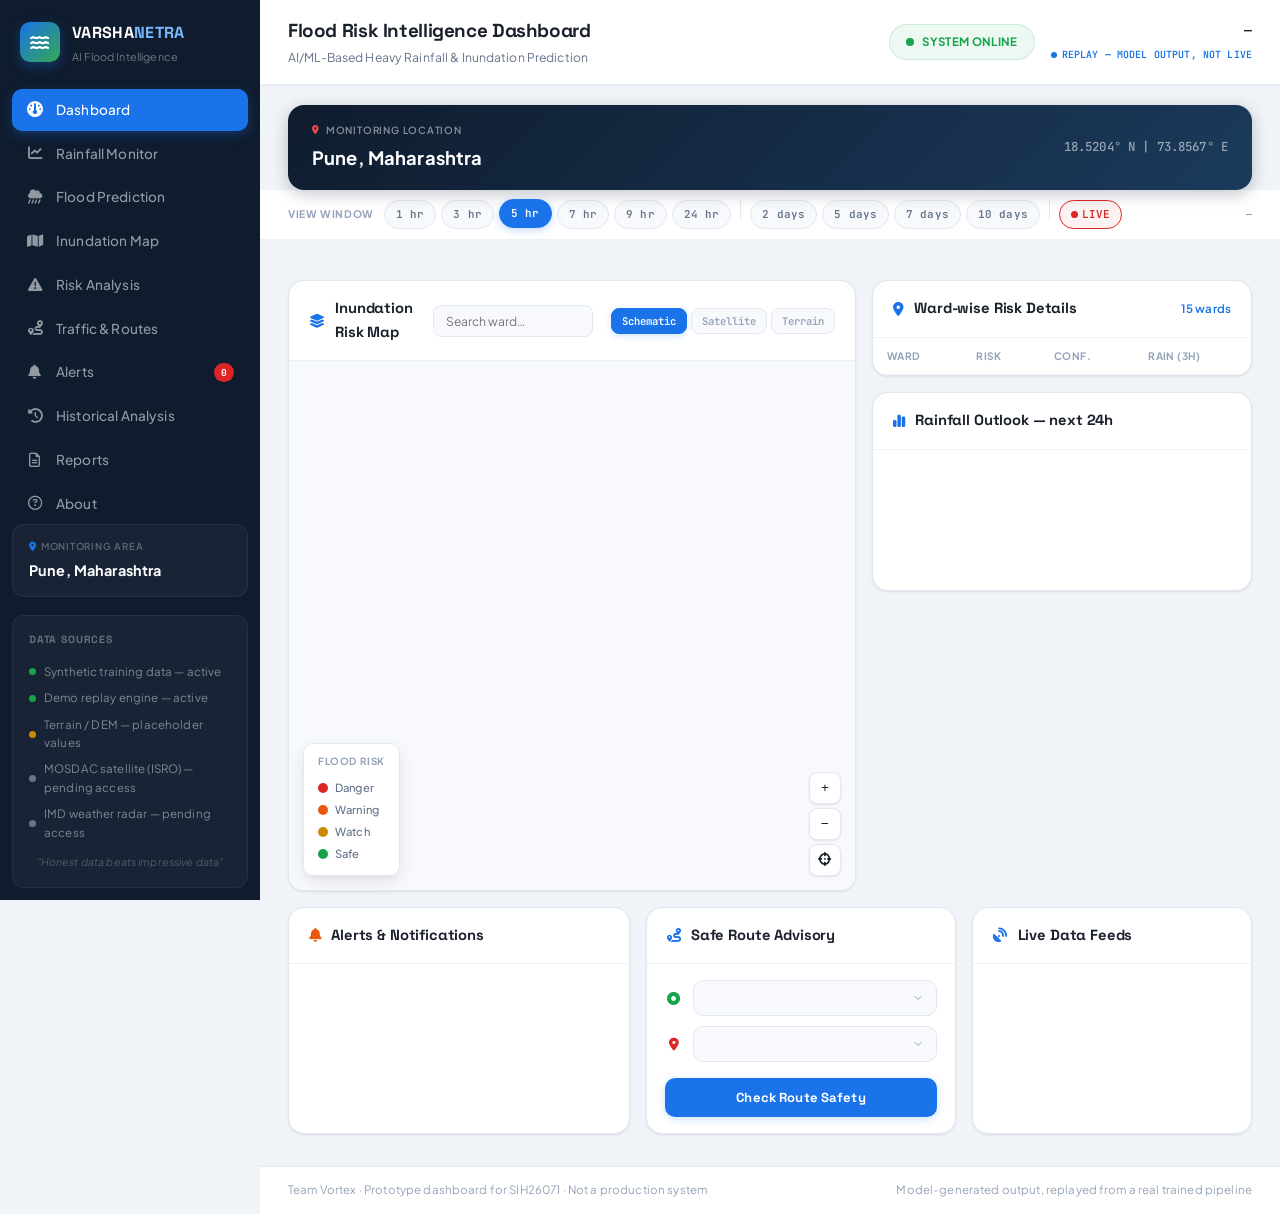
<file: dashboard_template.html>
<!DOCTYPE html>
<html lang="en">
<head>
<meta charset="UTF-8">
<meta name="viewport" content="width=device-width, initial-scale=1, viewport-fit=cover">
<meta name="description" content="Varshanetra - AI/ML-Based Heavy Rainfall & Inundation Prediction Dashboard for Pune, Maharashtra">
<title>Varshanetra — Flood Risk Intelligence Dashboard</title>
<link rel="preconnect" href="https://fonts.googleapis.com">
<link rel="preconnect" href="https://fonts.gstatic.com" crossorigin>
<link href="https://fonts.googleapis.com/css2?family=Plus+Jakarta+Sans:ital,wght@0,300;0,400;0,500;0,600;0,700;0,800;1,400&family=Space+Grotesk:wght@400;500;600;700&family=JetBrains+Mono:wght@400;500;600;700&display=swap" rel="stylesheet">
<link rel="stylesheet" href="https://cdnjs.cloudflare.com/ajax/libs/font-awesome/6.5.1/css/all.min.css">
<style>
  :root{
    --bg:#F0F4F8;
    --sidebar-bg:#0F1C2E;
    --sidebar-hover:#162A43;
    --sidebar-active:#1A73E8;
    --panel:#FFFFFF;
    --panel-2:#F7F9FC;
    --border:#E2E8F0;
    --border-soft:#EDF2F7;
    --ink:#1A202C;
    --ink-soft:#64748B;
    --ink-dim:#94A3B8;
    --accent:#1A73E8;
    --accent-soft:rgba(26,115,232,.08);
    --accent-glow:rgba(26,115,232,.15);
    --red:#DC2626;
    --red-soft:rgba(220,38,38,.08);
    --orange:#EA580C;
    --orange-soft:rgba(234,88,12,.08);
    --yellow:#CA8A04;
    --yellow-soft:rgba(202,138,4,.08);
    --green:#16A34A;
    --green-soft:rgba(22,163,74,.08);
    --grey:#64748B;
    --grey-soft:rgba(100,116,139,.08);
    --mono:'JetBrains Mono', ui-monospace, monospace;
    --sans:'Plus Jakarta Sans', 'Space Grotesk', -apple-system, BlinkMacSystemFont, sans-serif;
    --heading:'Space Grotesk', 'Plus Jakarta Sans', sans-serif;
    --radius:12px;
    --radius-lg:16px;
    --shadow-sm:0 1px 3px rgba(0,0,0,.06), 0 1px 2px rgba(0,0,0,.04);
    --shadow:0 6px 20px -2px rgba(0,0,0,.1), 0 3px 8px -3px rgba(0,0,0,.07);
    --shadow-lg:0 16px 32px -4px rgba(0,0,0,.12), 0 6px 14px -6px rgba(0,0,0,.07);
    --shadow-accent:0 8px 24px -4px rgba(26,115,232,.22);
    --transition:all .22s cubic-bezier(.4,0,.2,1);
    --transition-slow:all .4s cubic-bezier(.4,0,.2,1);
    --transition-spring:all .3s cubic-bezier(.34,1.56,.64,1);
  }

  *{box-sizing:border-box; margin:0; padding:0;}
  html,body{height:100%;}
  body{
    background:var(--bg); color:var(--ink); font-family:var(--sans);
    -webkit-font-smoothing:antialiased; -moz-osx-font-smoothing:grayscale;
    font-size:14px; line-height:1.6;
    letter-spacing:.01em;
  }
  .mono{font-family:var(--mono);}
  a{color:inherit; text-decoration:none;}

  /* ====== HEADING FONT ====== */
  h1,h2,h3,h4,h5,.brand .name,.stat-card .value{
    font-family:var(--heading);
    font-feature-settings:'ss01','cv01';
  }

  /* ========== LAYOUT ========== */
  .app{display:grid; grid-template-columns:260px 1fr; min-height:100vh;}
  @media(max-width:900px){.app{grid-template-columns:1fr;} #sidebar{display:none;}}

  /* ========== SIDEBAR ========== */
  #sidebar{
    background:var(--sidebar-bg);
    display:flex; flex-direction:column;
    position:sticky; top:0; height:100vh; overflow-y:auto;
    z-index:30;
  }
  #sidebar::-webkit-scrollbar{width:4px;}
  #sidebar::-webkit-scrollbar-thumb{background:rgba(255,255,255,.12); border-radius:4px;}

  .brand{
    display:flex; align-items:center; gap:12px;
    padding:20px 20px 24px;
  }
  .brand .logo{
    width:40px; height:40px; border-radius:10px;
    background:linear-gradient(135deg,#1A73E8 0%,#34A853 100%);
    display:flex; align-items:center; justify-content:center;
    color:#fff; font-size:17px; flex:none;
    box-shadow:0 4px 12px rgba(26,115,232,.35);
  }
  .brand .name{font-weight:800; font-size:1rem; letter-spacing:.02em; color:#fff; text-transform:uppercase;}
  .brand .name span{color:#7ABAFF;}
  .brand .tag{font-size:.68rem; color:rgba(255,255,255,.4); margin-top:2px; font-weight:400;}

  nav.sidenav{display:flex; flex-direction:column; gap:2px; padding:0 12px;}
  nav.sidenav a{
    display:flex; align-items:center; gap:12px;
    padding:10px 14px; border-radius:10px;
    color:rgba(255,255,255,.55); font-size:.85rem; font-weight:500;
    transition:var(--transition); position:relative; overflow:hidden;
  }
  nav.sidenav a i{
    width:18px; text-align:center; font-size:.9rem;
    transition:var(--transition-spring);
    display:inline-block;
  }
  nav.sidenav a:hover{
    background:var(--sidebar-hover); color:rgba(255,255,255,.9);
    padding-left:18px;
  }
  nav.sidenav a:hover i{
    transform:scale(1.25) rotate(-8deg);
    color:#7ABAFF;
  }
  nav.sidenav a.active{
    background:var(--sidebar-active); color:#fff;
    box-shadow:0 4px 12px rgba(26,115,232,.3);
  }
  nav.sidenav a.active i{transform:scale(1.1);}
  nav.sidenav a .badge{
    margin-left:auto; background:var(--red); color:#fff; font-size:.6rem;
    font-family:var(--mono); font-weight:700;
    padding:2px 7px; border-radius:100px; min-width:20px; text-align:center;
    animation:badge-bounce 1.8s ease-in-out infinite;
  }
  @keyframes badge-bounce{
    0%,100%{transform:translateY(0);}
    40%{transform:translateY(-3px);}
    60%{transform:translateY(-1px);}
  }

  .side-block{
    margin:auto 12px 12px; padding:16px;
    background:rgba(255,255,255,.04); border:1px solid rgba(255,255,255,.06);
    border-radius:var(--radius);
  }
  .side-block h4{font-size:.65rem; color:rgba(255,255,255,.35); font-weight:700; letter-spacing:.08em; text-transform:uppercase; margin-bottom:10px;}
  .src-row{display:flex; align-items:center; gap:8px; font-size:.72rem; color:rgba(255,255,255,.45); padding:4px 0;}
  .src-row .dot{width:7px; height:7px; border-radius:50%; flex:none;}
  .side-note{font-size:.66rem; color:rgba(255,255,255,.25); text-align:center; padding-top:8px; font-style:italic;}

  .side-location{
    margin:0 12px 16px; padding:14px 16px;
    background:rgba(255,255,255,.04); border:1px solid rgba(255,255,255,.06);
    border-radius:var(--radius);
  }
  .side-location .loc-label{font-size:.6rem; color:rgba(255,255,255,.3); font-weight:600; letter-spacing:.08em; text-transform:uppercase; margin-bottom:4px;}
  .side-location .loc-label i{margin-right:4px; color:var(--sidebar-active);}
  .side-location .loc-city{font-size:.9rem; font-weight:700; color:#fff;}

  /* ========== MAIN ========== */
  main{min-width:0; display:flex; flex-direction:column;}

  header.topbar{
    display:flex; align-items:center; gap:16px;
    padding:16px 28px; background:#fff;
    border-bottom:1px solid var(--border);
    position:sticky; top:0; z-index:20;
    box-shadow:0 1px 3px rgba(0,0,0,.03);
  }
  header.topbar .titles h1{
    font-size:1.18rem; font-weight:700; color:var(--ink);
    letter-spacing:-.02em;
    font-family:var(--heading);
  }
  header.topbar .titles p{font-size:.76rem; color:var(--ink-soft); margin-top:2px; font-weight:400; letter-spacing:.01em;}
  header.topbar .spacer{flex:1;}

  .system-status{
    display:flex; align-items:center; gap:8px;
    padding:8px 16px; border-radius:100px;
    background:var(--green-soft); border:1px solid rgba(22,163,74,.15);
  }
  .system-status .dot{
    width:8px; height:8px; border-radius:50%; background:var(--green);
    animation:pulse-dot 2s ease-in-out infinite;
  }
  @keyframes pulse-dot{0%,100%{opacity:1; transform:scale(1);} 50%{opacity:.5; transform:scale(.8);}}
  .system-status span{font-size:.72rem; font-weight:700; color:var(--green); letter-spacing:.03em; text-transform:uppercase;}

  .clock-block{text-align:right;}
  .clock-block .date{font-family:var(--mono); font-weight:600; font-size:.82rem; color:var(--ink);}
  .clock-block .replay{
    display:inline-flex; align-items:center; gap:5px;
    font-family:var(--mono); font-size:.62rem;
    color:var(--accent); margin-top:3px; font-weight:600;
  }
  .clock-block .replay .dot{
    width:6px; height:6px; border-radius:50%;
    background:var(--accent); animation:blink 1.4s infinite;
  }
  @keyframes blink{50%{opacity:.25;}}

  /* ========== LOCATION BANNER ========== */
  .location-banner{
    margin:20px 28px 0;
    padding:18px 24px;
    background:linear-gradient(135deg,#0F1C2E 0%,#1B3A5C 100%);
    border-radius:var(--radius-lg);
    display:flex; align-items:center; justify-content:space-between;
    box-shadow:0 4px 16px rgba(15,28,46,.25);
  }
  .location-banner .loc-info .loc-label{
    font-size:.62rem; font-weight:600; color:rgba(255,255,255,.5);
    letter-spacing:.08em; text-transform:uppercase;
    display:flex; align-items:center; gap:6px; margin-bottom:4px;
  }
  .location-banner .loc-info .loc-label i{color:#EF4B4B; font-size:.55rem;}
  .location-banner .loc-city{font-size:1.15rem; font-weight:700; color:#fff;}
  .location-banner .coordinates{
    font-family:var(--mono); font-size:.78rem; font-weight:500;
    color:rgba(255,255,255,.55);
  }

  /* ========== TRANSPORT / TIMESPAN ========== */
  .transport{
    display:flex; align-items:center; gap:10px; flex-wrap:wrap;
    padding:10px 28px; background:#fff;
    border-bottom:1px solid var(--border-soft);
  }
  .ts-label{
    font-size:.65rem; font-weight:700; color:var(--ink-dim);
    text-transform:uppercase; letter-spacing:.06em; white-space:nowrap;
  }
  .ts-pills{
    display:flex; gap:5px; flex-wrap:wrap;
  }
  .ts-pill{
    font-family:var(--mono); font-size:.68rem; font-weight:600;
    padding:5px 11px; border-radius:100px;
    border:1px solid var(--border); background:var(--panel-2);
    color:var(--ink-soft); cursor:pointer; transition:var(--transition);
    white-space:nowrap; user-select:none;
  }
  .ts-pill:hover{border-color:var(--accent); color:var(--accent); background:var(--accent-soft);}
  .ts-pill.active{
    background:var(--accent); color:#fff; border-color:var(--accent);
    box-shadow:0 2px 8px rgba(26,115,232,.28);
  }
  .ts-pill.live-pill{
    border-color:#DC2626; color:#DC2626; background:rgba(220,38,38,.06);
  }
  .ts-pill.live-pill.active{
    background:#DC2626; color:#fff; border-color:#DC2626;
    box-shadow:0 2px 8px rgba(220,38,38,.3);
    animation: live-pulse-btn 1.6s ease-in-out infinite;
  }
  @keyframes live-pulse-btn{
    0%,100%{box-shadow:0 2px 8px rgba(220,38,38,.3);}
    50%{box-shadow:0 2px 16px rgba(220,38,38,.55);}
  }
  .live-dot{
    width:7px; height:7px; border-radius:50%; background:#DC2626;
    display:inline-block; margin-right:4px; flex:none;
    animation:live-blink 1.2s ease-in-out infinite;
  }
  @keyframes live-blink{0%,100%{opacity:1;} 50%{opacity:.3;}}
  .ts-divider{width:1px; height:20px; background:var(--border); flex:none; margin:0 4px;}
  .ts-timestamp{
    margin-left:auto; font-family:var(--mono); font-size:.66rem;
    color:var(--ink-dim); font-weight:500; white-space:nowrap;
  }
  .ts-live-badge{
    display:none; align-items:center; gap:5px;
    font-family:var(--mono); font-size:.64rem; font-weight:700;
    color:#DC2626; background:rgba(220,38,38,.08);
    border:1px solid rgba(220,38,38,.2); border-radius:100px;
    padding:3px 9px; margin-left:6px;
  }
  .ts-live-badge.show{display:flex;}

  /* ========== CONTENT ========== */
  .content{padding:20px 28px 32px;}

  /* ========== STAT CARDS ========== */
  .stats{display:grid; grid-template-columns:repeat(5,1fr); gap:14px; margin-bottom:20px;}
  @media(max-width:1200px){.stats{grid-template-columns:repeat(3,1fr);}}
  @media(max-width:640px){.stats{grid-template-columns:repeat(2,1fr);}}

  .stat-card{
    background:var(--panel); border:1px solid var(--border);
    border-radius:var(--radius); padding:16px 18px;
    box-shadow:var(--shadow-sm);
    transition:transform .28s cubic-bezier(.34,1.2,.64,1),
               box-shadow .22s ease,
               border-color .22s ease;
    position:relative; overflow:hidden;
  }

  /* Shimmer sweep overlay */
  .stat-card::before{
    content:'';
    position:absolute; top:0; left:-120%; width:60%; height:100%;
    background:linear-gradient(100deg,
      transparent 0%,
      rgba(255,255,255,.55) 50%,
      transparent 100%);
    transform:skewX(-20deg);
    transition:left .55s ease;
    pointer-events:none;
  }
  .stat-card:hover::before{left:160%;}

  /* Bottom accent bar */
  .stat-card::after{
    content:''; position:absolute; bottom:0; left:0; right:0; height:2.5px;
    background:linear-gradient(90deg, var(--accent), rgba(26,115,232,.0));
    transform:scaleX(0); transform-origin:left;
    transition:transform .3s cubic-bezier(.4,0,.2,1);
  }
  .stat-card:hover::after{transform:scaleX(1);}

  .stat-card:hover{
    box-shadow:var(--shadow), 0 0 0 1px rgba(26,115,232,.12);
    transform:translateY(-5px) scale(1.01);
    border-color:rgba(26,115,232,.22);
  }
  .stat-card:active{transform:translateY(-2px) scale(.99);}
  .stat-card .top{display:flex; align-items:center; gap:10px; margin-bottom:12px;}
  .stat-card .icon{
    width:36px; height:36px; border-radius:10px;
    display:flex; align-items:center; justify-content:center;
    font-size:.88rem; flex:none;
    transition:var(--transition-spring);
  }
  .stat-card:hover .icon{transform:scale(1.18) rotate(-6deg);}
  .stat-card .label{font-size:.72rem; color:var(--ink-soft); font-weight:500; line-height:1.3; font-family:var(--sans);}
  .stat-card .value{
    font-family:var(--heading);
    font-size:1.5rem; font-weight:700; line-height:1; color:var(--ink);
    letter-spacing:-.02em;
  }
  .stat-card .sub{font-size:.68rem; color:var(--ink-dim); margin-top:6px; font-weight:400;}
  .stat-card .badge{
    display:inline-block; font-family:var(--mono); font-size:.64rem; font-weight:700;
    padding:3px 8px; border-radius:100px; margin-top:7px;
  }

  /* ========== PANELS ========== */
  .panel{
    background:var(--panel); border:1px solid var(--border);
    border-radius:var(--radius-lg); overflow:hidden;
    box-shadow:var(--shadow-sm);
    transition:transform .26s cubic-bezier(.4,0,.2,1),
               box-shadow .26s cubic-bezier(.4,0,.2,1),
               border-color .22s ease;
  }
  .panel:hover{
    box-shadow:var(--shadow-lg);
    transform:translateY(-3px);
    border-color:rgba(26,115,232,.15);
  }
  .panel:active{transform:translateY(-1px);}
  .panel-head{
    display:flex; align-items:center; gap:10px;
    padding:16px 20px; border-bottom:1px solid var(--border-soft);
  }
  .panel-head h3{
    margin:0; font-size:.92rem; font-weight:700; flex:1; color:var(--ink);
    font-family:var(--heading); letter-spacing:-.01em;
  }
  .panel-head .view-all{font-size:.72rem; color:var(--accent); font-weight:600; cursor:default;}
  .panel-head input.search{
    background:var(--panel-2); border:1px solid var(--border); border-radius:8px;
    color:var(--ink); font-size:.76rem; padding:7px 12px; width:160px;
    font-family:var(--sans); transition:var(--transition);
  }
  .panel-head input.search:focus{outline:none; border-color:var(--accent); box-shadow:0 0 0 3px var(--accent-glow);}
  .maptoggle{display:flex; gap:4px; margin-left:8px;}
  .maptoggle button{
    font-family:var(--mono); font-size:.66rem; font-weight:600;
    background:var(--panel-2); color:var(--ink-dim);
    border:1px solid var(--border); padding:5px 10px; border-radius:8px;
    cursor:default; transition:var(--transition);
  }
  .maptoggle button.active{background:var(--accent); color:#fff; border-color:var(--accent); box-shadow:0 2px 6px rgba(26,115,232,.2);}

  /* ========== MAP ========== */
  .maingrid{display:grid; grid-template-columns:1fr 380px; gap:16px; margin-bottom:16px;}
  @media(max-width:1000px){.maingrid{grid-template-columns:1fr;}}

  #mapWrap{position:relative; width:100%; background:var(--panel-2);}
  #mapSvg{width:100%; height:auto; display:block;}
  .legend{
    position:absolute; left:14px; bottom:14px;
    background:rgba(255,255,255,.92); backdrop-filter:blur(12px);
    border:1px solid var(--border); border-radius:10px; padding:10px 14px;
    box-shadow:var(--shadow);
  }
  .legend .lt{font-size:.62rem; color:var(--ink-dim); margin-bottom:7px; font-weight:700; letter-spacing:.06em; text-transform:uppercase;}
  .legend .li{display:flex; align-items:center; gap:7px; font-size:.7rem; color:var(--ink-soft); padding:2px 0; font-weight:500;}
  .legend .sw{width:10px; height:10px; border-radius:50%; flex:none;}
  .mapctrls{position:absolute; right:14px; bottom:14px; display:flex; flex-direction:column; gap:4px;}
  .mapctrls button{
    width:32px; height:32px; background:var(--panel); border:1px solid var(--border);
    color:var(--ink); border-radius:8px; cursor:pointer; font-size:.85rem;
    box-shadow:var(--shadow-sm); transition:var(--transition-spring);
  }
  .mapctrls button:hover{
    border-color:var(--accent); color:var(--accent);
    transform:scale(1.12);
    box-shadow:0 4px 12px rgba(26,115,232,.2);
  }
  .mapctrls button:active{transform:scale(.95);}

  .ward-dot{cursor:pointer;}
  .ward-label{
    font-family:var(--sans); font-size:10.5px; font-weight:600;
    fill:#1A202C; pointer-events:none;
    text-transform:capitalize;
    letter-spacing:.02em;
  }
  .ward-label.selected{fill:var(--accent); font-weight:700;}
  .ward-label-bg{
    fill:rgba(255,255,255,.92);
    rx:4px; ry:4px;
    pointer-events:none;
  }
  .pulse{animation:none;}
  @keyframes pulse-ring{0%{opacity:.5; r:15;} 100%{opacity:0; r:28;}}
  .match-ring{display:none;}

  /* ========== RIGHT COLUMN ========== */
  .rightcol{display:flex; flex-direction:column; gap:16px;}
  table.zones{width:100%; border-collapse:collapse; font-size:.78rem;}
  table.zones th{
    text-align:left; padding:10px 14px; font-size:.64rem; color:var(--ink-dim);
    font-weight:700; letter-spacing:.04em; text-transform:uppercase;
    border-bottom:1px solid var(--border-soft); position:sticky; top:0; background:var(--panel);
  }
  table.zones td{padding:10px 14px; border-bottom:1px solid var(--border-soft); vertical-align:middle;}
  table.zones tr:last-child td{border-bottom:none;}
  table.zones tr{cursor:pointer; transition:var(--transition);}
  table.zones tr:hover td{background:var(--panel-2);}
  table.zones tr.selected td{background:var(--accent-soft);}
  .zones-scroll{max-height:230px; overflow-y:auto;}
  .risk-pct{font-family:var(--mono); font-weight:700;}
  .status-badge{
    font-family:var(--mono); font-size:.62rem; font-weight:700;
    padding:4px 10px; border-radius:100px; display:inline-block;
    text-transform:uppercase; letter-spacing:.02em;
  }

  /* ========== BAR CHART ========== */
  .bars{display:flex; align-items:flex-end; gap:10px; height:140px; padding:16px 16px 8px;}
  .bar-col{flex:1; display:flex; flex-direction:column; align-items:center; gap:6px; height:100%; justify-content:flex-end;}
  .bar-col .val{font-family:var(--mono); font-size:.62rem; color:var(--ink-soft); font-weight:600;}
  .bar-col .bar{width:100%; border-radius:6px 6px 0 0; min-height:4px; transition:height .4s cubic-bezier(.4,0,.2,1);}
  .bar-col .t{font-family:var(--mono); font-size:.58rem; color:var(--ink-dim); font-weight:500;}

  /* ========== BOTTOM GRID ========== */
  .bottomgrid{display:grid; grid-template-columns:1.1fr 1fr 0.9fr; gap:16px;}
  @media(max-width:1000px){.bottomgrid{grid-template-columns:1fr;}}

  .alert-item{
    display:flex; gap:12px; padding:12px 18px;
    border-bottom:1px solid var(--border-soft);
    transition:background .18s ease, padding-left .2s cubic-bezier(.4,0,.2,1);
  }
  .alert-item:last-child{border-bottom:none;}
  .alert-item:hover{background:var(--panel-2); padding-left:22px;}
  .alert-item i{margin-top:3px; font-size:.9rem; transition:var(--transition-spring);}
  .alert-item:hover i{transform:scale(1.2);}
  .alert-item .txt b{display:block; font-size:.8rem; margin-bottom:2px; font-weight:600; color:var(--ink);}
  .alert-item .txt p{margin:0; font-size:.72rem; color:var(--ink-soft);}
  .alert-item .time{margin-left:auto; font-family:var(--mono); font-size:.62rem; color:var(--ink-dim); white-space:nowrap; font-weight:500;}

  .route-body{padding:16px 18px;}
  .route-row{display:flex; align-items:center; gap:10px; margin-bottom:10px;}
  .route-row i{width:18px; text-align:center; font-size:.82rem;}
  .route-row select{
    flex:1; background:var(--panel-2); border:1px solid var(--border);
    color:var(--ink); padding:9px 12px; border-radius:10px; font-size:.78rem;
    font-family:var(--sans); transition:var(--transition);
    appearance:none; cursor:pointer;
    background-image:url("data:image/svg+xml,%3Csvg xmlns='http://www.w3.org/2000/svg' width='12' height='12' viewBox='0 0 24 24' fill='none' stroke='%2394A3B8' stroke-width='2' stroke-linecap='round' stroke-linejoin='round'%3E%3Cpath d='M6 9l6 6 6-6'/%3E%3C/svg%3E");
    background-repeat:no-repeat; background-position:right 12px center;
    padding-right:32px;
  }
  .route-row select:focus{outline:none; border-color:var(--accent); box-shadow:0 0 0 3px var(--accent-glow);}

  #routeBtn, #routeBtn2{
    width:100%; background:var(--accent); border:none; color:#fff;
    font-weight:700; font-size:.82rem; font-family:var(--heading);
    padding:11px; border-radius:10px; cursor:pointer; margin-top:6px;
    transition:transform .22s cubic-bezier(.34,1.4,.64,1),
               box-shadow .22s ease,
               filter .15s ease;
    box-shadow:0 2px 8px rgba(26,115,232,.22);
    letter-spacing:.01em;
    position:relative; overflow:hidden;
  }
  #routeBtn::after, #routeBtn2::after{
    content:'';
    position:absolute; inset:0;
    background:linear-gradient(120deg,transparent 30%,rgba(255,255,255,.25) 50%,transparent 70%);
    transform:translateX(-100%);
    transition:transform .45s ease;
  }
  #routeBtn:hover::after, #routeBtn2:hover::after{transform:translateX(100%);}
  #routeBtn:hover, #routeBtn2:hover{
    transform:translateY(-2px) scale(1.01);
    box-shadow:var(--shadow-accent);
    filter:brightness(1.06);
  }
  #routeBtn:active, #routeBtn2:active{
    transform:translateY(0) scale(.97);
    box-shadow:0 1px 4px rgba(26,115,232,.2);
  }
  #routeResult, #routeResult2{
    margin-top:12px; font-size:.74rem; color:var(--ink-soft);
    background:var(--panel-2); border:1px solid var(--border-soft);
    border-radius:10px; padding:12px 14px; line-height:1.6; display:none;
  }

  .feed-row{
    display:flex; align-items:center; gap:10px;
    padding:10px 18px; border-bottom:1px solid var(--border-soft);
    font-size:.78rem;
    transition:background .18s ease, padding-left .2s cubic-bezier(.4,0,.2,1);
  }
  .feed-row:last-child{border-bottom:none;}
  .feed-row:hover{background:var(--panel-2); padding-left:22px;}
  .feed-row .name{flex:1; font-weight:500; color:var(--ink); font-family:var(--sans);}
  .feed-status{
    font-family:var(--mono); font-size:.62rem; font-weight:700;
    padding:4px 10px; border-radius:100px; text-transform:uppercase;
    letter-spacing:.02em;
    transition:var(--transition-spring);
  }
  .feed-row:hover .feed-status{transform:scale(1.06);}

  /* ========== FOOTER ========== */
  footer{
    padding:14px 28px; border-top:1px solid var(--border);
    font-size:.72rem; color:var(--ink-dim); background:#fff;
    display:flex; justify-content:space-between; flex-wrap:wrap; gap:8px;
    font-weight:400;
  }

  /* ========== PRINT ========== */
  @media print{
    #sidebar, header.topbar, .transport, footer, .location-banner{display:none !important;}
    .app{display:block;}
    .view{display:none !important;}
    #view-reports{display:block !important;}
    body{background:#fff; color:#000;}
    .panel{box-shadow:none; border:1px solid #ddd;}
  }

  /* ========== SCROLLBAR ========== */
  ::-webkit-scrollbar{width:6px; height:6px;}
  ::-webkit-scrollbar-track{background:transparent;}
  ::-webkit-scrollbar-thumb{background:var(--border); border-radius:3px;}
  ::-webkit-scrollbar-thumb:hover{background:var(--ink-dim);}

  /* ========== VIEW TRANSITION ========== */
  @keyframes fadeIn{
    from{opacity:0; transform:translateY(10px);}
    to  {opacity:1; transform:translateY(0);}
  }
  .view{animation:fadeIn .35s cubic-bezier(.4,0,.2,1);}

  /* ========== GLOBAL: ALL VIEWS ========== */

  /* --- Zone table row hover slide (all views) --- */
  table.zones tr{
    cursor:pointer;
    transition:background .15s ease;
  }
  table.zones tr:hover td{background:var(--panel-2);}
  table.zones td{
    transition:background .15s ease;
  }

  /* --- Location banner subtle shine --- */
  .location-banner{
    position:relative; overflow:hidden;
  }
  .location-banner::after{
    content:'';
    position:absolute; top:0; left:-80%; width:50%; height:100%;
    background:linear-gradient(100deg,transparent,rgba(255,255,255,.07),transparent);
    transform:skewX(-20deg);
    animation:banner-shine 5s ease-in-out infinite;
  }
  @keyframes banner-shine{
    0%{left:-80%;} 50%{left:150%;} 100%{left:150%;}
  }

  /* --- Ts-pill bounce --- */
  .ts-pill{
    transition:transform .18s cubic-bezier(.34,1.6,.64,1),
               background .18s ease,
               color .18s ease,
               border-color .18s ease,
               box-shadow .18s ease;
  }
  .ts-pill:hover{transform:translateY(-2px);}
  .ts-pill:active{transform:scale(.94);}
  .ts-pill.active{transform:translateY(-1px);}

  /* --- Bar chart hover (Dashboard) --- */
  .bar-col .bar{
    transition:height .4s cubic-bezier(.4,0,.2,1), opacity .2s, filter .2s;
  }
  .bar-col:hover .bar{opacity:.85; filter:brightness(1.12);}
  .bar-col:hover .val{color:var(--accent); font-weight:700;}

  /* --- Status badge pop (all views) --- */
  .status-badge{
    transition:var(--transition-spring);
    cursor:default;
  }
  .status-badge:hover{transform:scale(1.08);}

  /* --- Maptoggle button spring (all views with maps) --- */
  .maptoggle button{
    transition:var(--transition-spring);
  }
  .maptoggle button:hover{transform:scale(1.06);}
  .maptoggle button:active{transform:scale(.94);}

  /* --- Ward dot hover glow (both map views) --- */
  .ward-dot{
    transition:filter .2s ease;
  }
  .ward-dot:hover{filter:drop-shadow(0 0 6px rgba(26,115,232,.6));}

  /* --- Forecast grid cards (Flood Prediction view) --- */
  #forecastGrid > div{
    transition:background .15s ease, box-shadow .22s ease, transform .22s cubic-bezier(.34,1.2,.64,1);
    cursor:default;
  }
  #forecastGrid > div:hover{
    background:var(--accent-soft) !important;
    box-shadow:inset 0 0 0 1px rgba(26,115,232,.2);
    transform:scale(1.03);
    z-index:1;
  }

  /* --- Risk Analysis: feature importance bars --- */
  #importanceChart > div{
    transition:transform .2s ease, opacity .2s ease;
  }
  #importanceChart > div:hover{transform:scaleX(1.01); opacity:.85;}

  /* --- Historical chart bars --- */
  #historicalChart > div{
    transition:opacity .18s ease, box-shadow .18s ease;
  }
  #historicalChart > div:hover{
    opacity:.88;
    box-shadow:0 2px 8px rgba(0,0,0,.1);
  }

  /* --- Reports print button --- */
  #reportPanel .panel-head button{
    transition:transform .22s cubic-bezier(.34,1.4,.64,1),
               box-shadow .2s ease,
               filter .15s ease;
  }
  #reportPanel .panel-head button:hover{
    transform:translateY(-2px) scale(1.03);
    box-shadow:0 6px 16px rgba(26,115,232,.25);
    filter:brightness(1.07);
  }
  #reportPanel .panel-head button:active{
    transform:scale(.96);
  }

  /* --- Alert log rows (Alerts view full log) --- */
  #fullAlertsList .alert-item{
    transition:background .15s ease, padding-left .18s cubic-bezier(.4,0,.2,1);
  }
  #fullAlertsList .alert-item:hover{
    background:var(--panel-2); padding-left:22px;
  }
  #fullAlertsList .alert-item:hover i{transform:scale(1.15);}

  /* --- Route rank table rows (Routes view) --- */
  #routeRankRows tr{
    transition:background .15s ease;
  }

  /* --- Select dropdowns focus ring (all views) --- */
  select{
    transition:border-color .18s ease, box-shadow .18s ease;
  }
  select:focus{
    outline:none;
    border-color:var(--accent);
    box-shadow:0 0 0 3px var(--accent-glow);
  }

  /* --- Panel icon bounce on panel head hover --- */
  .panel-head > i{
    transition:var(--transition-spring);
    display:inline-block;
  }
  .panel:hover .panel-head > i{
    transform:scale(1.2) rotate(-8deg);
  }
</style>
</head>
<body>

<div class="app">
  <aside id="sidebar">
    <div class="brand">
      <div class="logo"><i class="fa-solid fa-water"></i></div>
      <div>
        <div class="name">VARSHA<span>NETRA</span></div>
        <div class="tag">AI Flood Intelligence</div>
      </div>
    </div>

    <nav class="sidenav" id="sidenav">
      <a class="active" href="#" data-view="dashboard"><i class="fa-solid fa-gauge"></i>Dashboard</a>
      <a href="#" data-view="realtime"><i class="fa-solid fa-chart-line"></i>Rainfall Monitor</a>
      <a href="#" data-view="forecast"><i class="fa-solid fa-cloud-showers-heavy"></i>Flood Prediction</a>
      <a href="#" data-view="map"><i class="fa-solid fa-map"></i>Inundation Map</a>
      <a href="#" data-view="risk"><i class="fa-solid fa-triangle-exclamation"></i>Risk Analysis</a>
      <a href="#" data-view="routes"><i class="fa-solid fa-route"></i>Traffic & Routes</a>
      <a href="#" data-view="alerts"><i class="fa-solid fa-bell"></i>Alerts<span class="badge" id="navAlertCount">0</span></a>
      <a href="#" data-view="historical"><i class="fa-solid fa-clock-rotate-left"></i>Historical Analysis</a>
      <a href="#" data-view="reports"><i class="fa-regular fa-file-lines"></i>Reports</a>
      <a href="#" data-view="about"><i class="fa-regular fa-circle-question"></i>About</a>
    </nav>

    <div class="side-location">
      <div class="loc-label"><i class="fa-solid fa-location-dot"></i>Monitoring Area</div>
      <div class="loc-city">Pune, Maharashtra</div>
    </div>

    <div class="side-block">
      <h4>Data Sources</h4>
      <div class="src-row"><span class="dot" style="background:var(--green)"></span>Synthetic training data — active</div>
      <div class="src-row"><span class="dot" style="background:var(--green)"></span>Demo replay engine — active</div>
      <div class="src-row"><span class="dot" style="background:var(--yellow)"></span>Terrain / DEM — placeholder values</div>
      <div class="src-row"><span class="dot" style="background:var(--grey)"></span>MOSDAC satellite (ISRO) — pending access</div>
      <div class="src-row"><span class="dot" style="background:var(--grey)"></span>IMD weather radar — pending access</div>
      <div class="side-note">"Honest data beats impressive data"</div>
    </div>
  </aside>

  <main>
    <header class="topbar">
      <div class="titles">
        <h1>Flood Risk Intelligence Dashboard</h1>
        <p>AI/ML-Based Heavy Rainfall & Inundation Prediction</p>
      </div>
      <div class="spacer"></div>
      <div class="system-status">
        <div class="dot"></div>
        <span>System Online</span>
      </div>
      <div class="clock-block">
        <div class="date mono" id="clockDate">—</div>
        <div class="replay"><span class="dot"></span>REPLAY — MODEL OUTPUT, NOT LIVE</div>
      </div>
    </header>

    <div class="location-banner">
      <div class="loc-info">
        <div class="loc-label"><i class="fa-solid fa-location-dot"></i>Monitoring Location</div>
        <div class="loc-city">Pune, Maharashtra</div>
      </div>
      <div class="coordinates">18.5204° N  |  73.8567° E</div>
    </div>

    <div class="transport">
      <span class="ts-label">View Window</span>
      <div class="ts-pills">
        <span class="ts-pill" data-span="1h">1 hr</span>
        <span class="ts-pill" data-span="3h">3 hr</span>
        <span class="ts-pill active" data-span="5h">5 hr</span>
        <span class="ts-pill" data-span="7h">7 hr</span>
        <span class="ts-pill" data-span="9h">9 hr</span>
        <span class="ts-pill" data-span="24h">24 hr</span>
        <span class="ts-divider"></span>
        <span class="ts-pill" data-span="2d">2 days</span>
        <span class="ts-pill" data-span="5d">5 days</span>
        <span class="ts-pill" data-span="7d">7 days</span>
        <span class="ts-pill" data-span="10d">10 days</span>
        <span class="ts-divider"></span>
        <span class="ts-pill live-pill" data-span="live"><span class="live-dot"></span>LIVE</span>
      </div>
      <span class="ts-live-badge" id="liveBadge"><span class="live-dot"></span>LIVE</span>
      <span class="ts-timestamp" id="stepLabel">—</span>
    </div>

    <div class="content">

      <div class="view" id="view-dashboard">
      <div class="stats" id="statCards"></div>

      <div class="maingrid">
        <div class="panel">
          <div class="panel-head">
            <i class="fa-solid fa-layer-group" style="color:var(--accent)"></i>
            <h3>Inundation Risk Map</h3>
            <input class="search" id="wardSearch" placeholder="Search ward…">
            <div class="maptoggle">
              <button class="active">Schematic</button>
              <button title="Needs live map tiles — not available offline">Satellite</button>
              <button title="Needs live map tiles — not available offline">Terrain</button>
            </div>
          </div>
          <div id="mapWrap">
            <svg id="mapSvg" viewBox="0 0 600 560" xmlns="http://www.w3.org/2000/svg"></svg>
            <div class="legend">
              <div class="lt">Flood Risk</div>
              <div class="li"><span class="sw" style="background:var(--red)"></span>Danger</div>
              <div class="li"><span class="sw" style="background:var(--orange)"></span>Warning</div>
              <div class="li"><span class="sw" style="background:var(--yellow)"></span>Watch</div>
              <div class="li"><span class="sw" style="background:var(--green)"></span>Safe</div>
            </div>
            <div class="mapctrls">
              <button id="zoomIn">+</button>
              <button id="zoomOut">−</button>
              <button id="zoomReset"><i class="fa-solid fa-crosshairs"></i></button>
            </div>
          </div>
        </div>

        <div class="rightcol">
          <div class="panel">
            <div class="panel-head">
              <i class="fa-solid fa-location-dot" style="color:var(--accent)"></i>
              <h3>Ward-wise Risk Details</h3>
              <span class="view-all">15 wards</span>
            </div>
            <div class="zones-scroll">
              <table class="zones">
                <thead><tr><th>Ward</th><th>Risk</th><th>Conf.</th><th>Rain (3h)</th></tr></thead>
                <tbody id="zoneRows"></tbody>
              </table>
            </div>
          </div>

          <div class="panel">
            <div class="panel-head">
              <i class="fa-solid fa-chart-simple" style="color:var(--accent)"></i>
              <h3>Rainfall Outlook — next 24h</h3>
            </div>
            <div class="bars" id="barsChart"></div>
          </div>
        </div>
      </div>

      <div class="bottomgrid">
        <div class="panel">
          <div class="panel-head">
            <i class="fa-solid fa-bell" style="color:var(--orange)"></i>
            <h3>Alerts & Notifications</h3>
          </div>
          <div id="alertsList"></div>
        </div>

        <div class="panel">
          <div class="panel-head">
            <i class="fa-solid fa-route" style="color:var(--accent)"></i>
            <h3>Safe Route Advisory</h3>
          </div>
          <div class="route-body">
            <div class="route-row"><i class="fa-solid fa-circle-dot" style="color:var(--green)"></i><select id="fromWard"></select></div>
            <div class="route-row"><i class="fa-solid fa-location-dot" style="color:var(--red)"></i><select id="toWard"></select></div>
            <button id="routeBtn" type="button">Check Route Safety</button>
            <div id="routeResult"></div>
          </div>
        </div>

        <div class="panel">
          <div class="panel-head">
            <i class="fa-solid fa-satellite-dish" style="color:var(--accent)"></i>
            <h3>Live Data Feeds</h3>
          </div>
          <div id="feedsList"></div>
        </div>
      </div>
      </div><!-- /view-dashboard -->

      <div class="view" id="view-realtime" style="display:none">
        <div class="panel">
          <div class="panel-head"><i class="fa-solid fa-chart-line" style="color:var(--accent)"></i><h3>Real-time Data Feed — all wards, current step</h3></div>
          <div class="zones-scroll" style="max-height:none">
            <table class="zones" id="realtimeTable">
              <thead><tr>
                <th>Ward</th><th>Rain (3h)</th><th>Rain outlook</th><th>Conf.</th>
                <th>Flood risk</th><th>Conf.</th><th>Elev. (m)</th><th>Slope (°)</th><th>Drainage</th><th>Dist. river (km)</th>
              </tr></thead>
              <tbody id="realtimeRows"></tbody>
            </table>
          </div>
        </div>

        <!-- ===== FLOOD RISK LEGEND ===== -->
        <div class="panel" style="margin-top:16px;">
          <div class="panel-head">
            <i class="fa-solid fa-circle-info" style="color:var(--accent)"></i>
            <h3>Flood Risk Level Guide</h3>
            <span style="margin-left:auto; font-size:.7rem; color:var(--ink-dim); font-weight:400;">What each status means &amp; what action to take</span>
          </div>
          <div style="display:grid; grid-template-columns:repeat(auto-fill,minmax(220px,1fr)); gap:0; border-top:1px solid var(--border-soft);">

            <!-- SAFE -->
            <div style="padding:18px 20px; border-right:1px solid var(--border-soft); border-bottom:1px solid var(--border-soft); position:relative; overflow:hidden;">
              <div style="position:absolute;top:0;left:0;width:4px;height:100%;background:#16A34A;"></div>
              <div style="display:flex;align-items:center;gap:10px;margin-bottom:10px;">
                <div style="width:36px;height:36px;border-radius:10px;background:rgba(22,163,74,.1);display:flex;align-items:center;justify-content:center;flex:none;">
                  <i class="fa-solid fa-shield-halved" style="color:#16A34A;font-size:.9rem;"></i>
                </div>
                <span class="status-badge" style="background:rgba(22,163,74,.12);color:#16A34A;font-size:.72rem;">SAFE</span>
              </div>
              <div style="font-size:.82rem;font-weight:700;color:var(--ink);margin-bottom:5px;">No Flood Risk</div>
              <div style="font-size:.74rem;color:var(--ink-soft);line-height:1.6;margin-bottom:8px;">Rainfall within normal limits. Soil drainage and river levels stable. No inundation expected in this ward.</div>
              <div style="font-size:.7rem;font-weight:600;color:#16A34A;"><i class="fa-solid fa-check-circle" style="margin-right:4px;"></i>No action needed — monitor conditions normally.</div>
            </div>

            <!-- WATCH -->
            <div style="padding:18px 20px; border-right:1px solid var(--border-soft); border-bottom:1px solid var(--border-soft); position:relative; overflow:hidden;">
              <div style="position:absolute;top:0;left:0;width:4px;height:100%;background:#CA8A04;"></div>
              <div style="display:flex;align-items:center;gap:10px;margin-bottom:10px;">
                <div style="width:36px;height:36px;border-radius:10px;background:rgba(202,138,4,.1);display:flex;align-items:center;justify-content:center;flex:none;">
                  <i class="fa-solid fa-eye" style="color:#CA8A04;font-size:.9rem;"></i>
                </div>
                <span class="status-badge" style="background:rgba(202,138,4,.12);color:#CA8A04;font-size:.72rem;">WATCH</span>
              </div>
              <div style="font-size:.82rem;font-weight:700;color:var(--ink);margin-bottom:5px;">Elevated Monitoring</div>
              <div style="font-size:.74rem;color:var(--ink-soft);line-height:1.6;margin-bottom:8px;">Rainfall rising above seasonal norms. Low-lying areas or wards near rivers may see surface waterlogging if rain continues.</div>
              <div style="font-size:.7rem;font-weight:600;color:#CA8A04;"><i class="fa-solid fa-binoculars" style="margin-right:4px;"></i>Stay alert — avoid travel near streams or drains.</div>
            </div>

            <!-- WARNING -->
            <div style="padding:18px 20px; border-right:1px solid var(--border-soft); border-bottom:1px solid var(--border-soft); position:relative; overflow:hidden;">
              <div style="position:absolute;top:0;left:0;width:4px;height:100%;background:#EA580C;"></div>
              <div style="display:flex;align-items:center;gap:10px;margin-bottom:10px;">
                <div style="width:36px;height:36px;border-radius:10px;background:rgba(234,88,12,.1);display:flex;align-items:center;justify-content:center;flex:none;">
                  <i class="fa-solid fa-triangle-exclamation" style="color:#EA580C;font-size:.9rem;"></i>
                </div>
                <span class="status-badge" style="background:rgba(234,88,12,.12);color:#EA580C;font-size:.72rem;">WARNING</span>
              </div>
              <div style="font-size:.82rem;font-weight:700;color:var(--ink);margin-bottom:5px;">High Flood Probability</div>
              <div style="font-size:.74rem;color:var(--ink-soft);line-height:1.6;margin-bottom:8px;">Model predicts significant inundation risk. Drainage likely overwhelmed. Roads and ground-floor structures could flood within hours.</div>
              <div style="font-size:.7rem;font-weight:600;color:#EA580C;"><i class="fa-solid fa-person-running" style="margin-right:4px;"></i>Take precautions — move vehicles, avoid flood-prone roads.</div>
            </div>

            <!-- DANGER -->
            <div style="padding:18px 20px; border-bottom:1px solid var(--border-soft); position:relative; overflow:hidden;">
              <div style="position:absolute;top:0;left:0;width:4px;height:100%;background:#DC2626;"></div>
              <div style="display:flex;align-items:center;gap:10px;margin-bottom:10px;">
                <div style="width:36px;height:36px;border-radius:10px;background:rgba(220,38,38,.1);display:flex;align-items:center;justify-content:center;flex:none;">
                  <i class="fa-solid fa-circle-radiation" style="color:#DC2626;font-size:.9rem;"></i>
                </div>
                <span class="status-badge" style="background:rgba(220,38,38,.12);color:#DC2626;font-size:.72rem;">DANGER</span>
              </div>
              <div style="font-size:.82rem;font-weight:700;color:var(--ink);margin-bottom:5px;">Severe Inundation Imminent</div>
              <div style="font-size:.74rem;color:var(--ink-soft);line-height:1.6;margin-bottom:8px;">Critical flood risk detected. Major inundation predicted. Life and property at immediate risk. Emergency response activation recommended.</div>
              <div style="font-size:.7rem;font-weight:600;color:#DC2626;"><i class="fa-solid fa-siren-on" style="margin-right:4px;"></i>Evacuate low-lying areas — follow NDRF / civic authority guidance.</div>
            </div>

          </div>
          <div style="padding:12px 20px;background:var(--panel-2);border-top:1px solid var(--border-soft);display:flex;align-items:flex-start;gap:10px;font-size:.71rem;color:var(--ink-dim);">
            <i class="fa-solid fa-robot" style="color:var(--accent);font-size:.85rem;margin-top:2px;flex:none;"></i>
            <span><b style="color:var(--ink-soft);">Risk levels are AI/ML model predictions</b> trained on synthetic rainfall + terrain data for Pune's 15 wards. Confidence scores (%) indicate model certainty. Approximate thresholds: <b style="color:#16A34A;">Safe</b> &lt;15 mm/3h &nbsp;·&nbsp; <b style="color:#CA8A04;">Watch</b> 15–35 mm &nbsp;·&nbsp; <b style="color:#EA580C;">Warning</b> 35–65 mm &nbsp;·&nbsp; <b style="color:#DC2626;">Danger</b> &gt;65 mm accumulated rainfall in the 3-hour window.</span>
          </div>
        </div>
        <!-- ===== /FLOOD RISK LEGEND ===== -->

      </div><!-- /view-realtime -->


      <div class="view" id="view-forecast" style="display:none">
        <div class="panel">
          <div class="panel-head"><i class="fa-solid fa-cloud-showers-heavy" style="color:var(--accent)"></i><h3>Rainfall Forecast — full 10-day replay window, all wards</h3></div>
          <div id="forecastGrid" style="display:grid; grid-template-columns:repeat(auto-fill,minmax(200px,1fr)); gap:1px; background:var(--border-soft)"></div>
        </div>
      </div>

      <div class="view" id="view-map" style="display:none">
        <div class="panel">
          <div class="panel-head">
            <i class="fa-solid fa-map" style="color:var(--accent)"></i><h3>Inundation Map — full view</h3>
            <div class="maptoggle">
              <button class="active" id="mapModeRisk">Current Risk</button>
              <button id="mapModeVuln">Terrain Vulnerability</button>
            </div>
          </div>
          <div id="mapWrap2" style="position:relative; width:100%; background:var(--panel-2)">
            <svg id="mapSvg2" viewBox="0 0 600 560" xmlns="http://www.w3.org/2000/svg" style="width:100%;height:auto;display:block;"></svg>
            <div class="legend" id="legend2">
              <div class="lt">Flood Risk</div>
              <div class="li"><span class="sw" style="background:var(--red)"></span>Danger</div>
              <div class="li"><span class="sw" style="background:var(--orange)"></span>Warning</div>
              <div class="li"><span class="sw" style="background:var(--yellow)"></span>Watch</div>
              <div class="li"><span class="sw" style="background:var(--green)"></span>Safe</div>
            </div>
          </div>
        </div>
      </div>

      <div class="view" id="view-risk" style="display:none">
        <div class="maingrid" style="grid-template-columns:1fr 1fr">
          <div class="panel">
            <div class="panel-head"><i class="fa-solid fa-gauge-high" style="color:var(--accent)"></i><h3>Model Performance</h3></div>
            <div style="padding:16px"><table class="zones" id="metricsTable"></table></div>
          </div>
          <div class="panel">
            <div class="panel-head"><i class="fa-solid fa-flask" style="color:var(--accent)"></i><h3>Ablation Study — raw vs. engineered features</h3></div>
            <div style="padding:16px; font-size:.8rem; color:var(--ink-soft); line-height:1.7" id="ablationBox"></div>
          </div>
        </div>
        <div class="panel" style="margin-top:16px">
          <div class="panel-head"><i class="fa-solid fa-chart-bar" style="color:var(--accent)"></i><h3>Feature Importance (Random Forest, flood-risk model)</h3></div>
          <div style="padding:18px" id="importanceChart"></div>
        </div>
      </div>

      <div class="view" id="view-routes" style="display:none">
        <div class="maingrid" style="grid-template-columns:1fr 380px">
          <div class="panel">
            <div class="panel-head"><i class="fa-solid fa-list-ol" style="color:var(--accent)"></i><h3>Wards ranked by current risk</h3></div>
            <table class="zones" id="routeRankTable">
              <thead><tr><th>#</th><th>Ward</th><th>Risk</th><th>Conf.</th></tr></thead>
              <tbody id="routeRankRows"></tbody>
            </table>
          </div>
          <div class="panel">
            <div class="panel-head"><i class="fa-solid fa-route" style="color:var(--accent)"></i><h3>Route Safety Advisory</h3></div>
            <div class="route-body">
              <div class="route-row"><i class="fa-solid fa-circle-dot" style="color:var(--green)"></i><select id="fromWard2"></select></div>
              <div class="route-row"><i class="fa-solid fa-location-dot" style="color:var(--red)"></i><select id="toWard2"></select></div>
              <button id="routeBtn2" type="button">Check Route Safety</button>
              <div id="routeResult2"></div>
            </div>
          </div>
        </div>
      </div>

      <div class="view" id="view-alerts" style="display:none">
        <div class="panel">
          <div class="panel-head"><i class="fa-solid fa-bell" style="color:var(--orange)"></i><h3>Full Alert Log — entire replay window</h3><span class="view-all" id="alertLogCount"></span></div>
          <div id="fullAlertsList" style="max-height:520px; overflow-y:auto"></div>
        </div>
      </div>

      <div class="view" id="view-historical" style="display:none">
        <div class="maingrid" style="grid-template-columns:1.3fr 1fr">
          <div class="panel">
            <div class="panel-head"><i class="fa-solid fa-clock-rotate-left" style="color:var(--accent)"></i><h3>Ward flood-risk frequency — full training data (3 monsoon seasons)</h3></div>
            <div style="padding:18px" id="historicalChart"></div>
          </div>
          <div class="panel">
            <div class="panel-head"><i class="fa-solid fa-database" style="color:var(--accent)"></i><h3>Training data summary</h3></div>
            <div style="padding:16px; font-size:.8rem; color:var(--ink-soft); line-height:1.9" id="historicalStats"></div>
          </div>
        </div>
      </div>

      <div class="view" id="view-reports" style="display:none">
        <div class="panel" id="reportPanel">
          <div class="panel-head">
            <i class="fa-regular fa-file-lines" style="color:var(--accent)"></i><h3>Project Report Summary</h3>
            <button onclick="window.print()" style="font-family:var(--sans); font-size:.72rem; font-weight:600; background:var(--accent); color:#fff; border:none; padding:7px 14px; border-radius:8px; cursor:pointer; transition:var(--transition)">
              <i class="fa-solid fa-print"></i> Print / Save PDF
            </button>
          </div>
          <div style="padding:20px; font-size:.84rem; line-height:1.8; color:var(--ink-soft)" id="reportBody"></div>
        </div>
      </div>

      <div class="view" id="view-about" style="display:none">
        <div class="panel">
          <div class="panel-head"><i class="fa-regular fa-circle-question" style="color:var(--accent)"></i><h3>About Varshanetra</h3></div>
          <div style="padding:20px; font-size:.84rem; line-height:1.85; color:var(--ink-soft)">
            <p><b style="color:var(--ink)">Team Vortex</b> · Problem Statement SIH26071 · Theme: Disaster Management · Smart India Hackathon 2026</p>
            <p><b style="color:var(--ink)">What it does:</b> predicts short-horizon rainfall severity and ward-level flood risk for Pune from rainfall history and terrain, and surfaces which factors are driving each prediction.</p>
            <p><b style="color:var(--ink)">Tech stack:</b> Python, scikit-learn (Random Forest), gradient-boosted trees (XGBoost, or a sklearn fallback where unavailable), permutation-importance/SHAP-style explainability, FastAPI backend, PostgreSQL+PostGIS design target, React/Leaflet-class frontend.</p>
            <p><b style="color:var(--ink)">Current status, plainly:</b> trained and evaluated on a physically-motivated synthetic dataset, not yet on real IMD/MOSDAC history — that access is pending. Terrain values per ward are plausible placeholders, not a real DEM extract. Every view in this dashboard is running genuine model output; none of the numbers are hand-typed, but the data feeding the model is not yet the real thing.</p>
            <p><b style="color:var(--ink)">This dashboard:</b> replays a real trained model across a fixed demo window rather than a live feed, since a live MOSDAC/IMD connection isn't available yet. Swapping in a live feed later only touches one function — see the project README.</p>
          </div>
        </div>
      </div>

    </div>

    <footer>
      <span>Team Vortex · Prototype dashboard for SIH26071 · Not a production system</span>
      <span>Model-generated output, replayed from a real trained pipeline</span>
    </footer>
  </main>
</div>

<script>
const RAW = __DATA_JSON__;
const EXTRA = __EXTRA_JSON__;

const RISK_HEX = {safe:'#16A34A', watch:'#CA8A04', warning:'#EA580C', danger:'#DC2626'};
const RISK_SOFT = {safe:'var(--green-soft)', watch:'var(--yellow-soft)', warning:'var(--orange-soft)', danger:'var(--red-soft)'};
const RISK_RANK = {safe:0, watch:1, warning:2, danger:3};
const RAIN_HEX = {light:'#1A73E8', moderate:'#CA8A04', heavy:'#EA580C', extreme:'#DC2626'};
const RAIN_RANK = {light:0, moderate:1, heavy:2, extreme:3};

const wards = RAW.wards;
const wardByName = Object.fromEntries(wards.map(w => [w.ward, w]));

const predByWard = {};
wards.forEach(w => predByWard[w.ward] = []);
RAW.predictions.forEach(p => predByWard[p.ward].push(p));
Object.values(predByWard).forEach(arr => arr.sort((a,b) => a.timestamp.localeCompare(b.timestamp)));

const TIMESTAMPS = [...new Set(RAW.predictions.map(p => p.timestamp))].sort();

let idx = Math.floor(TIMESTAMPS.length * 0.4);
let selectedWard = 'kharadi';
let playing = false, timer = null;
let zoom = 1;

// ======================================================
// TIMESPAN — each pill plays through its own data window
// Data: 80 steps × 3-hour intervals = ~10 days total
// ======================================================
const STEP_GAP_H = (() => {
  if(TIMESTAMPS.length < 2) return 3;
  const a = new Date(TIMESTAMPS[0]), b = new Date(TIMESTAMPS[1]);
  return (b - a) / 3600000;
})();

// How many steps each span covers (clamped 1…total)
function stepsForSpan(span){
  const total = TIMESTAMPS.length;
  const hoursMap = {
    '1h':1, '3h':3, '5h':5, '7h':7, '9h':9,
    '24h':24, '2d':48, '5d':120, '7d':168, '10d':240, 'live':total*STEP_GAP_H
  };
  const hours = hoursMap[span] ?? total * STEP_GAP_H;
  return Math.max(1, Math.min(total, Math.round(hours / STEP_GAP_H)));
}

// The actual TIMESTAMPS slice for a span (last N steps)
function windowForSpan(span){
  const n = stepsForSpan(span);
  const start = Math.max(0, TIMESTAMPS.length - n);
  return { indices: Array.from({length: TIMESTAMPS.length - start}, (_, i) => start + i), start };
}

let activeSpan = '5h';
let liveMode   = false;
let spanTimer  = null;     // replaces old liveTimer
let windowIndices = [];    // indices into TIMESTAMPS for current window
let winPos = 0;            // position within windowIndices

function applySpan(span){
  // stop any running playback
  if(spanTimer){ clearInterval(spanTimer); spanTimer=null; }

  activeSpan = span;
  liveMode   = (span === 'live');

  // update pill active state
  document.querySelectorAll('.ts-pill').forEach(p => {
    p.classList.toggle('active', p.dataset.span === span);
  });

  document.getElementById('liveBadge').classList.toggle('show', liveMode);

  // build the window
  const { indices } = windowForSpan(span);
  windowIndices = indices;
  winPos = 0;                    // always start from the BEGINNING of the window
  idx = windowIndices[winPos];   // so you see the oldest point in the window first
  render();

  // auto-play through the window, then loop
  const speed = liveMode ? 900 : 1400;   // live is a bit faster
  spanTimer = setInterval(() => {
    winPos = (winPos + 1) % windowIndices.length;
    idx = windowIndices[winPos];
    render();
  }, speed);
}

// Allow manual stepping with arrow keys (within current window)
document.addEventListener('keydown', e => {
  if(e.target.tagName==='INPUT' || e.target.tagName==='SELECT') return;
  if(e.key==='ArrowRight'){
    winPos = Math.min(winPos + 1, windowIndices.length - 1);
    idx = windowIndices[winPos]; render();
  }
  if(e.key==='ArrowLeft'){
    winPos = Math.max(winPos - 1, 0);
    idx = windowIndices[winPos]; render();
  }
});

// wards select dropdowns
['fromWard','toWard','fromWard2','toWard2'].forEach((id,i) => {
  const sel = document.getElementById(id);
  wards.forEach(w => {
    const opt = document.createElement('option');
    opt.value = w.ward; opt.textContent = w.ward.replace('_',' ');
    sel.appendChild(opt);
  });
  sel.value = (i%2===0) ? 'kothrud' : 'kharadi';
});
document.getElementById('routeBtn2').addEventListener('click', () => checkRoute('fromWard2','toWard2','routeResult2'));

// --- map projection ---
const lats = wards.map(w=>w.lat), lons = wards.map(w=>w.lon);
const latMin=Math.min(...lats), latMax=Math.max(...lats), lonMin=Math.min(...lons), lonMax=Math.max(...lons);
const PAD=70;
function project(lat,lon){
  const x = PAD + (lon-lonMin)/(lonMax-lonMin) * (600-2*PAD);
  const y = PAD + (1-(lat-latMin)/(latMax-latMin)) * (560-2*PAD);
  return [x,y];
}

const svg = document.getElementById('mapSvg');
function buildMap(){
  svg.innerHTML = '';
  const defs = document.createElementNS('http://www.w3.org/2000/svg','defs');
  svg.appendChild(defs);

  // faint contour-style background grid
  const grid = document.createElementNS('http://www.w3.org/2000/svg','g');
  grid.setAttribute('opacity','0.35');
  for(let gx=0; gx<=600; gx+=40){
    const l = document.createElementNS('http://www.w3.org/2000/svg','line');
    l.setAttribute('x1',gx); l.setAttribute('y1',0); l.setAttribute('x2',gx); l.setAttribute('y2',560);
    l.setAttribute('stroke','#CBD5E1'); l.setAttribute('stroke-width','1');
    grid.appendChild(l);
  }
  for(let gy=0; gy<=560; gy+=40){
    const l = document.createElementNS('http://www.w3.org/2000/svg','line');
    l.setAttribute('x1',0); l.setAttribute('y1',gy); l.setAttribute('x2',600); l.setAttribute('y2',gy);
    l.setAttribute('stroke','#CBD5E1'); l.setAttribute('stroke-width','1');
    grid.appendChild(l);
  }
  svg.appendChild(grid);

  wards.forEach(w => {
    const [x,y] = project(w.lat, w.lon);

    const grad = document.createElementNS('http://www.w3.org/2000/svg','radialGradient');
    grad.setAttribute('id', 'heat-'+w.ward);
    grad.innerHTML = `<stop offset="0%" stop-opacity="0.55"/><stop offset="100%" stop-opacity="0"/>`;
    defs.appendChild(grad);

    const heat = document.createElementNS('http://www.w3.org/2000/svg','circle');
    heat.setAttribute('cx',x); heat.setAttribute('cy',y); heat.setAttribute('r',48);
    heat.setAttribute('fill', `url(#heat-${w.ward})`);
    heat.setAttribute('class','heat-blob'); heat.setAttribute('data-ward', w.ward);
    svg.appendChild(heat);
  });

  wards.forEach(w => {
    const [x,y] = project(w.lat, w.lon);
    const g = document.createElementNS('http://www.w3.org/2000/svg','g');
    g.setAttribute('data-ward', w.ward);
    g.style.cursor = 'pointer';

    const dot = document.createElementNS('http://www.w3.org/2000/svg','circle');
    dot.setAttribute('cx',x); dot.setAttribute('cy',y); dot.setAttribute('r',6);
    dot.setAttribute('class','ward-dot'); dot.setAttribute('stroke','#fff'); dot.setAttribute('stroke-width','2');
    g.appendChild(dot);

    // Label with white pill background
    const labelBg = document.createElementNS('http://www.w3.org/2000/svg','rect');
    const labelText = w.ward.replace('_',' ');
    const estW = labelText.length * 6.4 + 10; // approx char width + padding
    labelBg.setAttribute('x', x - estW/2);
    labelBg.setAttribute('y', y - 30);
    labelBg.setAttribute('width', estW);
    labelBg.setAttribute('height', 16);
    labelBg.setAttribute('rx', 4);
    labelBg.setAttribute('ry', 4);
    labelBg.setAttribute('fill', 'rgba(255,255,255,.92)');
    labelBg.setAttribute('class','ward-label-bg');
    g.appendChild(labelBg);

    const label = document.createElementNS('http://www.w3.org/2000/svg','text');
    label.setAttribute('x',x); label.setAttribute('y',y-18); label.setAttribute('text-anchor','middle');
    label.setAttribute('class','ward-label'); label.textContent = labelText;
    g.appendChild(label);

    g.addEventListener('click', () => { selectedWard = w.ward; render(); });
    svg.appendChild(g);
  });
}

function currentPred(ward){
  const ts = TIMESTAMPS[idx];
  const arr = predByWard[ward];
  return arr.find(p => p.timestamp === ts) || arr[Math.min(idx, arr.length-1)];
}
function fmtTime(ts){
  const d = new Date(ts);
  return d.toLocaleString('en-IN', {weekday:'short', day:'2-digit', month:'short', hour:'2-digit', minute:'2-digit', hour12:true});
}
function stepsToDanger(ward){
  const arr = predByWard[ward];
  const centerIdx = arr.findIndex(p => p.timestamp === TIMESTAMPS[idx]);
  for(let i=centerIdx; i<Math.min(arr.length, centerIdx+8); i++){
    if(arr[i].flood_risk === 'danger') return i - centerIdx;
  }
  return null;
}

function statCard(icon, iconBg, label, value, sub, badge, badgeColor){
  return `<div class="stat-card">
    <div class="top">
      <div class="icon" style="background:${iconBg}15; color:${iconBg}">${icon}</div>
      <div class="label">${label}</div>
    </div>
    <div class="value">${value}</div>
    ${sub ? `<div class="sub">${sub}</div>` : ''}
    ${badge ? `<span class="badge" style="background:${badgeColor}15; color:${badgeColor}">${badge}</span>` : ''}
  </div>`;
}

function render(){
  const ts = TIMESTAMPS[idx];
  document.getElementById('clockDate').textContent = fmtTime(ts);
  const d = new Date(ts);
  const stepLabel = document.getElementById('stepLabel');
  if(stepLabel){
    const steps = windowIndices.length;
    const tsStr = d.toLocaleString('en-IN',{day:'2-digit',month:'short',hour:'2-digit',minute:'2-digit',hour12:true});
    const spanStr = liveMode ? '\u25cf LIVE' : `${activeSpan} window \u00b7 step ${winPos+1}/${steps}`;
    stepLabel.textContent = `${tsStr}  |  ${spanStr}`;
  }

  // Re-render whichever view is currently visible so timespan changes
  // are reflected immediately without needing to navigate away.
  if(currentView === 'realtime')  renderRealtime();
  if(currentView === 'forecast')  renderForecastGrid();
  if(currentView === 'map')       renderMap2();
  if(currentView === 'alerts')    renderFullAlertLog();

  const current = {};
  wards.forEach(w => current[w.ward] = currentPred(w.ward));

  // --- map ---
  wards.forEach(w => {
    const p = current[w.ward];
    const g = svg.querySelector(`g[data-ward="${w.ward}"]`);
    const heat = svg.querySelector(`circle.heat-blob[data-ward="${w.ward}"]`);
    const stop = svg.querySelector(`#heat-${w.ward} stop:first-child`);
    if(stop) stop.setAttribute('stop-color', RISK_HEX[p.flood_risk]);
    if(heat) heat.setAttribute('r', p.flood_risk==='danger' ? 62 : p.flood_risk==='warning' ? 50 : 40);

    const dot = g.querySelector('.ward-dot');
    const label = g.querySelector('.ward-label');
    dot.setAttribute('fill', RISK_HEX[p.flood_risk]);
    dot.setAttribute('r', w.ward===selectedWard ? 8 : 6);
    label.classList.toggle('selected', w.ward===selectedWard);
  });

  // --- stat cards ---
  const rainVals = wards.map(w => current[w.ward].rain_mm_actual);
  const avgRain = rainVals.reduce((a,b)=>a+b,0) / rainVals.length;
  const prevIdx = Math.max(0, idx-1);
  const prevTs = TIMESTAMPS[prevIdx];
  const prevVals = wards.map(w => predByWard[w.ward].find(p=>p.timestamp===prevTs)?.rain_mm_actual ?? avgRain);
  const prevAvg = prevVals.reduce((a,b)=>a+b,0)/prevVals.length;
  const trendPct = prevAvg > 0.1 ? Math.round((avgRain-prevAvg)/prevAvg*100) : 0;

  let worstRainCat = 'light', worstRainWard = null, worstRainConf = 0;
  wards.forEach(w => {
    const p = current[w.ward];
    if(RAIN_RANK[p.rainfall_category] > RAIN_RANK[worstRainCat] ||
       (RAIN_RANK[p.rainfall_category]===RAIN_RANK[worstRainCat] && p.rainfall_confidence>worstRainConf)){
      worstRainCat = p.rainfall_category; worstRainWard = w.ward; worstRainConf = p.rainfall_confidence;
    }
  });

  const activeCount = wards.filter(w => ['warning','danger'].includes(current[w.ward].flood_risk)).length;

  let worstWard = wards[0].ward, worstRank = -1, worstConf = 0;
  wards.forEach(w => {
    const p = current[w.ward];
    const r = RISK_RANK[p.flood_risk];
    if(r > worstRank || (r===worstRank && p.flood_confidence>worstConf)){
      worstWard = w.ward; worstRank = r; worstConf = p.flood_confidence;
    }
  });

  let onsetText, onsetSub;
  const dangerNow = wards.filter(w => current[w.ward].flood_risk === 'danger');
  if(dangerNow.length){
    onsetText = 'Active now'; onsetSub = `${dangerNow.length} ward${dangerNow.length>1?'s':''} in danger`;
  } else {
    let minSteps = null, minWard = null;
    wards.forEach(w => { const s = stepsToDanger(w.ward); if(s!==null && (minSteps===null || s<minSteps)){ minSteps=s; minWard=w.ward; } });
    if(minSteps===null){ onsetText='None predicted'; onsetSub='in the next 24h outlook'; }
    else { onsetText = minSteps===0 ? '< 3h' : `~${minSteps*3}h`; onsetSub = `nearest: ${minWard.replace('_',' ')}`; }
  }

  const peakWard = wards.reduce((a,b) => current[a.ward].rain_mm_actual > current[b.ward].rain_mm_actual ? a : b);

  document.getElementById('statCards').innerHTML = [
    statCard('<i class="fa-solid fa-cloud-rain"></i>', '#1A73E8', 'Avg. Rainfall (3h)',
      avgRain.toFixed(1)+' mm', (trendPct>=0?'↑ +':'↓ ')+Math.abs(trendPct)+'% vs previous step'),
    statCard('<i class="fa-solid fa-cloud-bolt"></i>', RAIN_HEX[worstRainCat], 'Rainfall Outlook (next 3h)',
      worstRainCat[0].toUpperCase()+worstRainCat.slice(1), `worst case: ${worstRainWard?.replace('_',' ')} · ${Math.round(worstRainConf*100)}% conf.`),
    statCard('<i class="fa-solid fa-triangle-exclamation"></i>', '#DC2626', 'Active Risk Zones',
      activeCount+' / 15', 'wards in warning or danger'),
    statCard('<i class="fa-regular fa-clock"></i>', '#EA580C', 'Est. Time to Danger',
      onsetText, onsetSub),
    statCard('<i class="fa-solid fa-droplet"></i>', '#16A34A', 'Peak Rainfall (3h)',
      current[peakWard.ward].rain_mm_actual.toFixed(1)+' mm', peakWard.ward.replace('_',' ')),
  ].join('');

  document.getElementById('navAlertCount').textContent = activeCount;

  // --- zone table ---
  const sorted = [...wards].sort((a,b) => {
    const pa=current[a.ward], pb=current[b.ward];
    return RISK_RANK[pb.flood_risk]-RISK_RANK[pa.flood_risk] || pb.flood_confidence-pa.flood_confidence;
  });
  document.getElementById('zoneRows').innerHTML = sorted.map(w => {
    const p = current[w.ward];
    return `<tr class="${w.ward===selectedWard?'selected':''}" data-ward="${w.ward}">
      <td>${w.ward.replace('_',' ')}</td>
      <td><span class="status-badge" style="background:${RISK_HEX[p.flood_risk]}15; color:${RISK_HEX[p.flood_risk]}">${p.flood_risk}</span></td>
      <td class="risk-pct">${Math.round(p.flood_confidence*100)}%</td>
      <td class="mono">${p.rain_mm_actual.toFixed(1)}mm</td>
    </tr>`;
  }).join('');
  document.querySelectorAll('#zoneRows tr').forEach(tr => {
    tr.addEventListener('click', () => { selectedWard = tr.getAttribute('data-ward'); render(); });
  });

  // --- bar chart: selected ward, next 24h ---
  const arr = predByWard[selectedWard];
  const centerIdx = arr.findIndex(p => p.timestamp === ts);
  const future = arr.slice(centerIdx, centerIdx+8);
  const maxRain = Math.max(...future.map(p=>p.rain_mm_actual), 10);
  document.getElementById('barsChart').innerHTML = future.map(p => {
    const h = Math.max(4, (p.rain_mm_actual/maxRain)*100);
    const t = new Date(p.timestamp);
    return `<div class="bar-col">
      <span class="val">${p.rain_mm_actual.toFixed(0)}</span>
      <div class="bar" style="height:${h}%; background:${RAIN_HEX[p.rainfall_category]}"></div>
      <span class="t">${t.getHours()}:00</span>
    </div>`;
  }).join('');

  // --- alerts ---
  let alerts = [];
  dangerNow.forEach(w => alerts.push({
    icon:'fa-solid fa-circle-exclamation', color:RISK_HEX.danger,
    title:`Severe flood risk in ${w.ward.replace('_',' ')}`,
    body:`Model confidence ${Math.round(current[w.ward].flood_confidence*100)}%. Avoid low-lying areas.`
  }));
  wards.filter(w=>current[w.ward].flood_risk==='warning').slice(0,3).forEach(w => alerts.push({
    icon:'fa-solid fa-triangle-exclamation', color:RISK_HEX.warning,
    title:`Elevated risk in ${w.ward.replace('_',' ')}`,
    body:`Flood risk trending up — confidence ${Math.round(current[w.ward].flood_confidence*100)}%.`
  }));
  if(worstRainCat==='extreme') alerts.unshift({
    icon:'fa-solid fa-cloud-bolt', color:RAIN_HEX.extreme,
    title:'Extreme rainfall predicted, next 3h',
    body:`Heaviest expected near ${worstRainWard?.replace('_',' ')}.`
  });
  if(!alerts.length) alerts.push({icon:'fa-regular fa-circle-check', color:RISK_HEX.safe, title:'No active alerts', body:'All wards within normal range at this step.'});
  document.getElementById('alertsList').innerHTML = alerts.slice(0,5).map(a => `
    <div class="alert-item">
      <i class="${a.icon}" style="color:${a.color}"></i>
      <div class="txt"><b>${a.title}</b><p>${a.body}</p></div>
      <span class="time">${fmtTime(ts).split(',').pop().trim()}</span>
    </div>`).join('');

  // --- data feeds (status doesn't depend on time) ---
  const feeds = [
    ['Synthetic training data','active'],
    ['Demo replay engine','active'],
    ['Trained model service','active'],
    ['MOSDAC satellite (ISRO)','pending'],
    ['IMD weather radar','pending'],
    ['Terrain / DEM survey','placeholder'],
  ];
  const feedColor = {active:RISK_HEX.safe, pending:'#64748B', placeholder:RISK_HEX.watch};
  const feedLabel = {active:'ACTIVE', pending:'PENDING', placeholder:'PLACEHOLDER'};
  document.getElementById('feedsList').innerHTML = feeds.map(([name,status]) => `
    <div class="feed-row">
      <i class="fa-solid fa-circle" style="font-size:.4rem; color:${feedColor[status]}"></i>
      <span class="name">${name}</span>
      <span class="feed-status" style="background:${feedColor[status]}15; color:${feedColor[status]}">${feedLabel[status]}</span>
    </div>`).join('');
}

// ---- Timespan pill click handler ----
document.querySelectorAll('.ts-pill').forEach(pill => {
  pill.addEventListener('click', () => applySpan(pill.dataset.span));
});


document.getElementById('zoomIn').addEventListener('click', () => { zoom=Math.min(2.2,zoom+0.25); applyZoom(); });
document.getElementById('zoomOut').addEventListener('click', () => { zoom=Math.max(0.7,zoom-0.25); applyZoom(); });
document.getElementById('zoomReset').addEventListener('click', () => { zoom=1; applyZoom(); });
function applyZoom(){
  const w=600/zoom, h=460/zoom, cx=300, cy=230;
  svg.setAttribute('viewBox', `${cx-w/2} ${cy-h/2} ${w} ${h}`);
}

document.getElementById('wardSearch').addEventListener('input', e => {
  const q = e.target.value.trim().toLowerCase();
  if(!q) return;
  const match = wards.find(w => w.ward.replace('_',' ').includes(q));
  if(match){ selectedWard = match.ward; render(); }
});

document.getElementById('routeBtn').addEventListener('click', () => checkRoute('fromWard','toWard','routeResult'));

function checkRoute(fromId, toId, resultId){
  const from = document.getElementById(fromId).value;
  const to = document.getElementById(toId).value;
  const pf = currentPred(from), pt = currentPred(to);
  const risky = wards.filter(w => ['warning','danger'].includes(currentPred(w.ward).flood_risk))
                      .map(w=>w.ward.replace('_',' '));
  const box = document.getElementById(resultId);
  box.style.display = 'block';
  box.innerHTML = `<b>${from.replace('_',' ')}</b>: ${pf.flood_risk} risk (${Math.round(pf.flood_confidence*100)}%)<br>`
    + `<b>${to.replace('_',' ')}</b>: ${pt.flood_risk} risk (${Math.round(pt.flood_confidence*100)}%)<br><br>`
    + (risky.length
        ? `Currently elevated risk in: ${risky.join(', ')}. This is a risk advisory only — turn-by-turn routing isn't built yet (needs a real road network, see README).`
        : `No wards currently elevated. This is a risk advisory only — turn-by-turn routing isn't built yet.`);
}

// ===================== VIEW SWITCHING =====================
const VIEWS = ['dashboard','realtime','forecast','map','risk','routes','alerts','historical','reports','about'];
const NEEDS_TRANSPORT = new Set(['dashboard','realtime','forecast','map','alerts','routes']);
let mapView2Built = false, map2Mode = 'risk';
let currentView = 'dashboard';   // track which section is visible

function showView(id){
  currentView = id;
  VIEWS.forEach(v => document.getElementById('view-'+v).style.display = v===id ? '' : 'none');
  document.querySelectorAll('#sidenav a').forEach(a => a.classList.toggle('active', a.dataset.view===id));
  document.querySelector('.transport').style.display = NEEDS_TRANSPORT.has(id) ? 'flex' : 'none';

  if(id==='realtime') renderRealtime();
  if(id==='forecast') renderForecastGrid();
  if(id==='map'){ if(!mapView2Built){ buildMapInto(document.getElementById('mapSvg2')); mapView2Built=true; } renderMap2(); }
  if(id==='risk') renderRiskAnalysis();
  if(id==='routes') renderRoutesView();
  if(id==='alerts') renderFullAlertLog();
  if(id==='historical') renderHistorical();
  if(id==='reports') renderReports();
}

document.querySelectorAll('#sidenav a').forEach(a => {
  a.addEventListener('click', e => { e.preventDefault(); showView(a.dataset.view); });
});

function currentAll(){
  const out = {};
  wards.forEach(w => out[w.ward] = currentPred(w.ward));
  return out;
}

// ---- Real-time Data ----
function renderRealtime(){
  const current = currentAll();
  document.getElementById('realtimeRows').innerHTML = [...wards]
    .sort((a,b)=>a.ward.localeCompare(b.ward))
    .map(w => {
      const p = current[w.ward];
      return `<tr>
        <td>${w.ward.replace('_',' ')}</td>
        <td class="mono">${p.rain_mm_actual.toFixed(1)}mm</td>
        <td>${p.rainfall_category}</td>
        <td class="mono">${Math.round(p.rainfall_confidence*100)}%</td>
        <td><span class="status-badge" style="background:${RISK_HEX[p.flood_risk]}15; color:${RISK_HEX[p.flood_risk]}">${p.flood_risk}</span></td>
        <td class="mono">${Math.round(p.flood_confidence*100)}%</td>
        <td class="mono">${w.elevation_m}</td>
        <td class="mono">${w.slope_deg}</td>
        <td class="mono">${w.drainage_quality}</td>
        <td class="mono">${w.dist_river_km}</td>
      </tr>`;
    }).join('');
}

// ---- Rainfall Forecast grid ----
function renderForecastGrid(){
  const ts = TIMESTAMPS[idx];
  document.getElementById('forecastGrid').innerHTML = wards.map(w => {
    const arr = predByWard[w.ward];
    const centerIdx = arr.findIndex(p=>p.timestamp===ts);
    const vals = arr.map(p=>p.rain_mm_actual);
    const max = Math.max(...vals, 5);
    const stepW = 190/(vals.length-1);
    const pts = vals.map((v,i)=>`${(i*stepW).toFixed(1)},${(50-(v/max)*46).toFixed(1)}`).join(' ');
    const cx = (centerIdx*stepW).toFixed(1);
    const p = arr[centerIdx];
    return `<div style="background:var(--panel); padding:12px 14px">
      <div style="font-size:.74rem; font-weight:600; margin-bottom:6px; color:var(--ink)">${w.ward.replace('_',' ')}
        <span class="status-badge" style="background:${RAIN_HEX[p.rainfall_category]}15; color:${RAIN_HEX[p.rainfall_category]}; float:right">${p.rainfall_category}</span></div>
      <svg viewBox="0 0 190 50" style="width:100%; height:44px">
        <polyline points="${pts}" fill="none" stroke="var(--accent)" stroke-width="1.3"/>
        <line x1="${cx}" y1="0" x2="${cx}" y2="50" stroke="${RISK_HEX[currentPred(w.ward).flood_risk]}" stroke-width="1.5" stroke-dasharray="2,2"/>
      </svg>
    </div>`;
  }).join('');
}

// ---- Inundation Map (full view, two modes) ----
function vulnerabilityScore(w){
  const drainage = 1 - w.drainage_quality;
  const flat = 2.5/(w.slope_deg+2.5);
  const river = 1/(w.dist_river_km+1);
  const elev = Math.max(0, Math.min(1, (611-w.elevation_m)/71));
  return (drainage+flat+river+elev)/4;
}
function vulnColorFor(w){
  const s = vulnerabilityScore(w);
  if(s>0.65) return RISK_HEX.danger;
  if(s>0.5) return RISK_HEX.warning;
  if(s>0.35) return RISK_HEX.watch;
  return RISK_HEX.safe;
}

function buildMapInto(svgEl){
  svgEl.innerHTML = '';
  const defs = document.createElementNS('http://www.w3.org/2000/svg','defs');
  svgEl.appendChild(defs);
  const grid = document.createElementNS('http://www.w3.org/2000/svg','g');
  grid.setAttribute('opacity','0.35');
  for(let gx=0; gx<=600; gx+=40){
    const l=document.createElementNS('http://www.w3.org/2000/svg','line');
    l.setAttribute('x1',gx);l.setAttribute('y1',0);l.setAttribute('x2',gx);l.setAttribute('y2',560);
    l.setAttribute('stroke','#CBD5E1');l.setAttribute('stroke-width','1'); grid.appendChild(l);
  }
  for(let gy=0; gy<=560; gy+=40){
    const l=document.createElementNS('http://www.w3.org/2000/svg','line');
    l.setAttribute('x1',0);l.setAttribute('y1',gy);l.setAttribute('x2',600);l.setAttribute('y2',gy);
    l.setAttribute('stroke','#CBD5E1');l.setAttribute('stroke-width','1'); grid.appendChild(l);
  }
  svgEl.appendChild(grid);
  wards.forEach(w => {
    const [x,y]=project(w.lat,w.lon);
    const grad=document.createElementNS('http://www.w3.org/2000/svg','radialGradient');
    grad.setAttribute('id','heat2-'+w.ward);
    grad.innerHTML=`<stop offset="0%" stop-opacity="0.55"/><stop offset="100%" stop-opacity="0"/>`;
    defs.appendChild(grad);
    const heat=document.createElementNS('http://www.w3.org/2000/svg','circle');
    heat.setAttribute('cx',x);heat.setAttribute('cy',y);heat.setAttribute('r',50);
    heat.setAttribute('fill',`url(#heat2-${w.ward})`); heat.setAttribute('class','heat-blob'); heat.setAttribute('data-ward',w.ward);
    svgEl.appendChild(heat);
  });
  wards.forEach(w => {
    const [x,y]=project(w.lat,w.lon);
    const g=document.createElementNS('http://www.w3.org/2000/svg','g'); g.setAttribute('data-ward',w.ward);
    const dot=document.createElementNS('http://www.w3.org/2000/svg','circle');
    dot.setAttribute('cx',x);dot.setAttribute('cy',y);dot.setAttribute('r',7);
    dot.setAttribute('class','ward-dot'); dot.setAttribute('stroke','#fff'); dot.setAttribute('stroke-width','2');
    g.appendChild(dot);
    // Label with white pill background
    const labelText2 = w.ward.replace('_',' ');
    const estW2 = labelText2.length * 6.4 + 10;
    const labelBg2 = document.createElementNS('http://www.w3.org/2000/svg','rect');
    labelBg2.setAttribute('x', x - estW2/2);
    labelBg2.setAttribute('y', y - 31);
    labelBg2.setAttribute('width', estW2);
    labelBg2.setAttribute('height', 16);
    labelBg2.setAttribute('rx', 4);
    labelBg2.setAttribute('ry', 4);
    labelBg2.setAttribute('fill', 'rgba(255,255,255,.92)');
    labelBg2.setAttribute('class','ward-label-bg');
    g.appendChild(labelBg2);

    const label=document.createElementNS('http://www.w3.org/2000/svg','text');
    label.setAttribute('x',x);label.setAttribute('y',y-19);label.setAttribute('text-anchor','middle');
    label.setAttribute('class','ward-label'); label.textContent=labelText2;
    g.appendChild(label);
    svgEl.appendChild(g);
  });
}
function renderMap2(){
  const current = currentAll();
  wards.forEach(w => {
    const color = map2Mode==='risk' ? RISK_HEX[current[w.ward].flood_risk] : vulnColorFor(w);
    const svgEl = document.getElementById('mapSvg2');
    const stop = svgEl.querySelector(`#heat2-${w.ward} stop:first-child`);
    if(stop) stop.setAttribute('stop-color', color);
    const dot = svgEl.querySelector(`g[data-ward="${w.ward}"] .ward-dot`);
    if(dot) dot.setAttribute('fill', color);
  });
  document.getElementById('legend2').querySelector('.lt').textContent = map2Mode==='risk' ? 'FLOOD RISK' : 'TERRAIN VULNERABILITY (modeled, relative)';
}
document.getElementById('mapModeRisk').addEventListener('click', () => {
  map2Mode='risk'; document.getElementById('mapModeRisk').classList.add('active'); document.getElementById('mapModeVuln').classList.remove('active'); renderMap2();
});
document.getElementById('mapModeVuln').addEventListener('click', () => {
  map2Mode='vulnerability'; document.getElementById('mapModeVuln').classList.add('active'); document.getElementById('mapModeRisk').classList.remove('active'); renderMap2();
});

// ---- Risk Analysis ----
function renderRiskAnalysis(){
  const m = EXTRA.metrics;
  const rows = [
    ['Rainfall (Random Forest)', m.model_a_rf.accuracy, m.model_a_rf.recall_extreme, 'extreme'],
    ['Rainfall (boosted)', m.model_a_boosted.accuracy, m.model_a_boosted.recall_extreme, 'extreme'],
    ['Flood risk (Random Forest)', m.model_b_rf.accuracy, m.model_b_rf.recall_danger, 'danger'],
    ['Flood risk (boosted)', m.model_b_boosted.accuracy, m.model_b_boosted.recall_danger, 'danger'],
  ];
  document.getElementById('metricsTable').innerHTML = `<thead><tr><th>Model</th><th>Accuracy</th><th>Recall (critical class)</th></tr></thead><tbody>`
    + rows.map(r=>`<tr><td>${r[0]}</td><td class="mono">${(r[1]*100).toFixed(1)}%</td><td class="mono">${(r[2]*100).toFixed(1)}% (${r[3]})</td></tr>`).join('')
    + `</tbody>`;

  const ab = EXTRA.ablation.model_b_flood_risk;
  document.getElementById('ablationBox').innerHTML = `
    Raw columns only — accuracy <b class="mono">${(ab.raw_only.accuracy*100).toFixed(1)}%</b>, danger recall <b class="mono">${(ab.raw_only.recall_danger*100).toFixed(1)}%</b><br>
    With engineered features — accuracy <b class="mono">${(ab.with_engineered.accuracy*100).toFixed(1)}%</b>, danger recall <b class="mono">${(ab.with_engineered.recall_danger*100).toFixed(1)}%</b><br><br>
    Finding: the engineered interaction features (runoff pressure, river pressure) made no measurable difference to test performance here — yet the chart below shows the model relies on them heavily. That combination usually means they're redundant with the raw columns (the tree splits already reconstruct the same interaction), not that they're useless in principle. Worth stating plainly rather than oversold.`;

  document.getElementById('importanceChart').innerHTML = EXTRA.importance.map(f => `
    <div style="display:flex; align-items:center; gap:12px; margin-bottom:10px;">
      <div style="width:150px; font-size:.76rem; color:var(--ink-soft); font-weight:500">${f.feature.replace(/_/g,' ')}</div>
      <div style="flex:1; background:var(--panel-2); border-radius:6px; overflow:hidden; height:18px; border:1px solid var(--border-soft)">
        <div style="width:${(f.importance/EXTRA.importance[0].importance*100).toFixed(0)}%; background:linear-gradient(90deg,#1A73E8,#34A853); height:100%; border-radius:6px; transition:width .4s ease"></div>
      </div>
      <div class="mono" style="width:55px; font-size:.74rem; text-align:right; font-weight:600">${(f.importance*100).toFixed(1)}%</div>
    </div>`).join('');
}

// ---- Safe Routes (full view) ----
function renderRoutesView(){
  const current = currentAll();
  const sorted = [...wards].sort((a,b)=>RISK_RANK[current[b.ward].flood_risk]-RISK_RANK[current[a.ward].flood_risk] || current[b.ward].flood_confidence-current[a.ward].flood_confidence);
  document.getElementById('routeRankRows').innerHTML = sorted.map((w,i) => {
    const p = current[w.ward];
    return `<tr><td class="mono">${i+1}</td><td>${w.ward.replace('_',' ')}</td>
      <td><span class="status-badge" style="background:${RISK_HEX[p.flood_risk]}15; color:${RISK_HEX[p.flood_risk]}">${p.flood_risk}</span></td>
      <td class="mono">${Math.round(p.flood_confidence*100)}%</td></tr>`;
  }).join('');
}

// ---- Full Alert Log ----
function renderFullAlertLog(){
  let log = [];
  wards.forEach(w => {
    const arr = predByWard[w.ward];
    let prevLevel = null;
    arr.forEach(p => {
      if(prevLevel!==null && RISK_RANK[p.flood_risk] > RISK_RANK[prevLevel]){
        log.push({ts:p.timestamp, ward:w.ward, level:p.flood_risk, conf:p.flood_confidence, kind:'flood'});
      }
      if(p.rainfall_category==='extreme'){
        log.push({ts:p.timestamp, ward:w.ward, level:'extreme', conf:p.rainfall_confidence, kind:'rain'});
      }
      prevLevel = p.flood_risk;
    });
  });
  // dedupe consecutive extreme-rain entries per ward (keep first of a run)
  log.sort((a,b)=>b.ts.localeCompare(a.ts));
  document.getElementById('alertLogCount').textContent = log.length + ' events';
  document.getElementById('fullAlertsList').innerHTML = log.slice(0,150).map(e => {
    const color = e.kind==='rain' ? RAIN_HEX.extreme : RISK_HEX[e.level];
    const icon = e.kind==='rain' ? 'fa-solid fa-cloud-bolt' : (e.level==='danger' ? 'fa-solid fa-circle-exclamation' : 'fa-solid fa-triangle-exclamation');
    const title = e.kind==='rain' ? `Extreme rainfall — ${e.ward.replace('_',' ')}` : `${e.level[0].toUpperCase()+e.level.slice(1)}-level risk — ${e.ward.replace('_',' ')}`;
    return `<div class="alert-item"><i class="${icon}" style="color:${color}"></i>
      <div class="txt"><b>${title}</b><p>confidence ${Math.round(e.conf*100)}%</p></div>
      <span class="time">${fmtTime(e.ts)}</span></div>`;
  }).join('');
}

// ---- Historical Analysis ----
function renderHistorical(){
  const rows = EXTRA.historical.ward_risk_rates_pct;
  document.getElementById('historicalChart').innerHTML = rows.map(r => `
    <div style="margin-bottom:12px;">
      <div style="display:flex; justify-content:space-between; font-size:.76rem; margin-bottom:4px; font-weight:500;">
        <span style="color:var(--ink)">${r.ward.replace('_',' ')}</span><span class="mono" style="color:var(--red)">${r.danger}% danger</span>
      </div>
      <div style="display:flex; height:16px; border-radius:8px; overflow:hidden; background:var(--panel-2); border:1px solid var(--border-soft)">
        <div style="width:${r.safe}%; background:${RISK_HEX.safe}"></div>
        <div style="width:${r.watch}%; background:${RISK_HEX.watch}"></div>
        <div style="width:${r.warning}%; background:${RISK_HEX.warning}"></div>
        <div style="width:${r.danger}%; background:${RISK_HEX.danger}"></div>
      </div>
    </div>`).join('');

  const h = EXTRA.historical;
  document.getElementById('historicalStats').innerHTML = `
    Training rows: <b class="mono">${h.rows_in_training_data.toLocaleString()}</b><br>
    Seasons: 3 synthetic monsoons (Jun–Sep)<br><br>
    Season rainfall totals (mm, city-wide sum):<br>
    ${Object.entries(h.season_total_rainfall_mm).map(([y,v])=>`&nbsp;&nbsp;${y}: <b class="mono">${v.toLocaleString()}</b>`).join('<br>')}
    <br><br>This reflects the synthetic training data's built-in terrain assumptions, not observed real-world flooding — real historical validation still needs IMD/MOSDAC archive access (see Data Sources).`;
}

// ---- Reports ----
function renderReports(){
  const m = EXTRA.metrics;
  document.getElementById('reportBody').innerHTML = `
    <h2 style="color:var(--ink); font-size:1.1rem; margin-top:0; font-weight:800">Varshanetra — Prototype Report Summary</h2>
    <p><b style="color:var(--ink)">Team Vortex</b> · SIH26071 · Disaster Management · Smart India Hackathon 2026</p>
    <p><b style="color:var(--ink)">Model performance</b> — Flood risk (boosted): ${(m.model_b_boosted.accuracy*100).toFixed(1)}% accuracy,
    ${(m.model_b_boosted.recall_danger*100).toFixed(1)}% recall on the "danger" class. Rainfall nowcast (boosted):
    ${(m.model_a_boosted.accuracy*100).toFixed(1)}% accuracy — a genuinely harder problem from rainfall history alone.</p>
    <p><b style="color:var(--ink)">Ablation finding</b> — hand-engineered interaction features showed high internal importance but no measurable test-set improvement; reported honestly rather than oversold.</p>
    <p><b style="color:var(--ink)">Data status</b> — trained and evaluated on a physically-motivated synthetic dataset (${EXTRA.historical.rows_in_training_data.toLocaleString()} rows, 3 seasons, 15 Pune wards). Real IMD/MOSDAC access is pending; terrain values are plausible placeholders, not a DEM extract.</p>
    <p><b style="color:var(--ink)">What's next</b> — real historical rainfall/flood data, a real DEM/drainage extract, and live MOSDAC/IMD access, in that order of expected impact. All three are additive — no model code needs to change shape.</p>
  `;
}


buildMap();
render();
applySpan('5h');
showView('dashboard');
</script>

</body>
</html>
</file>
